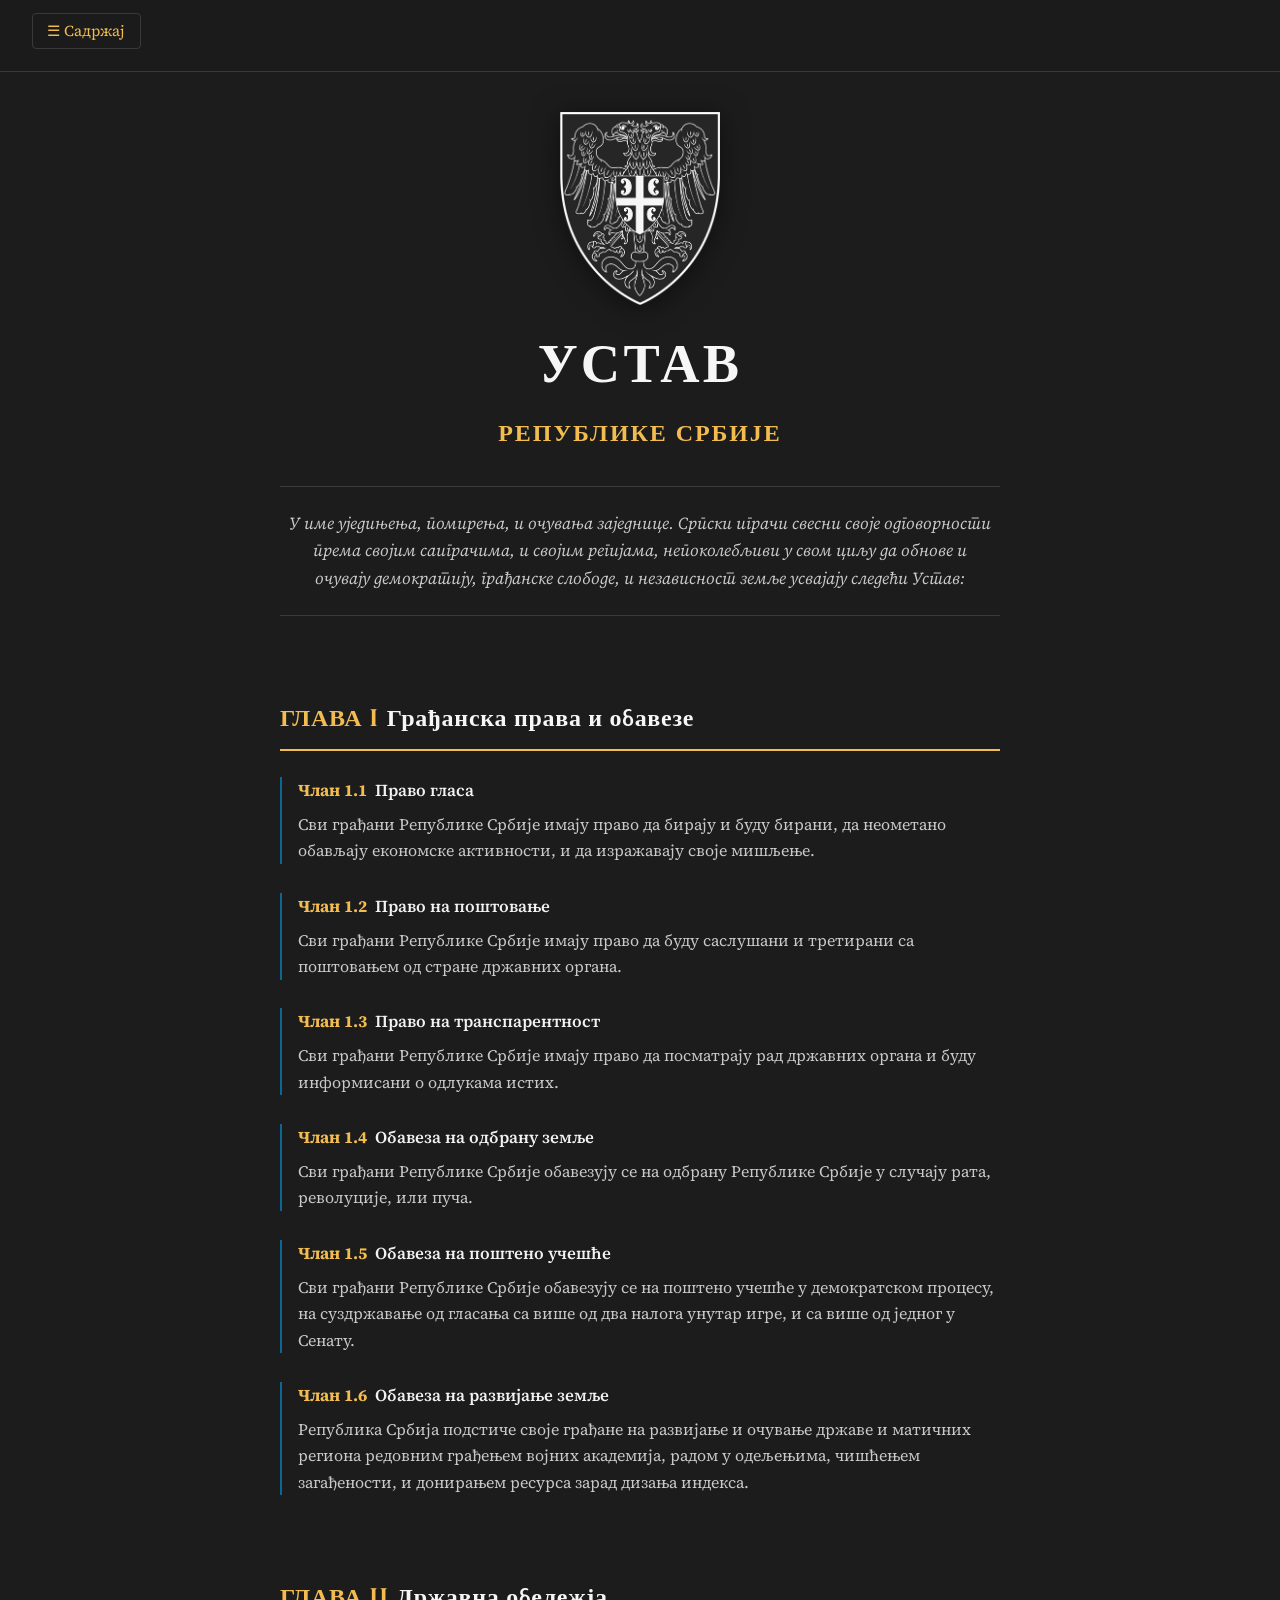
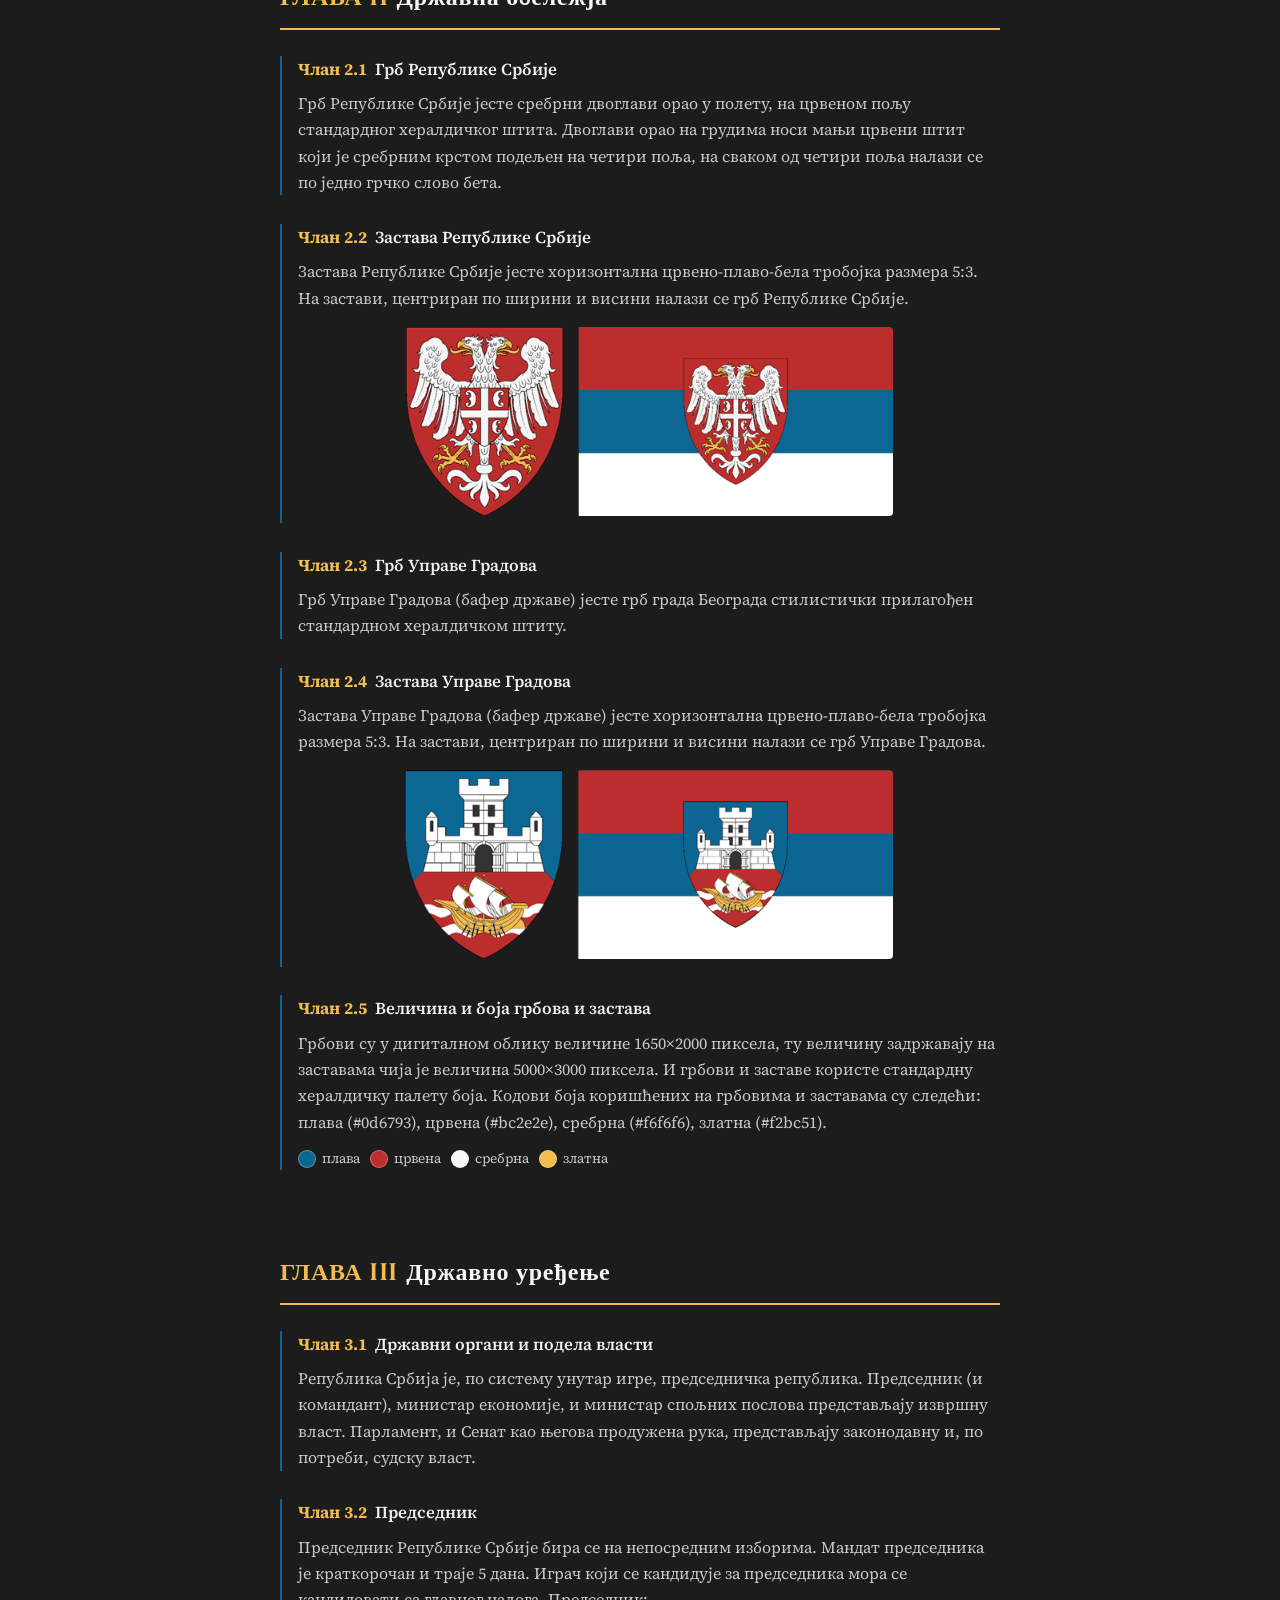
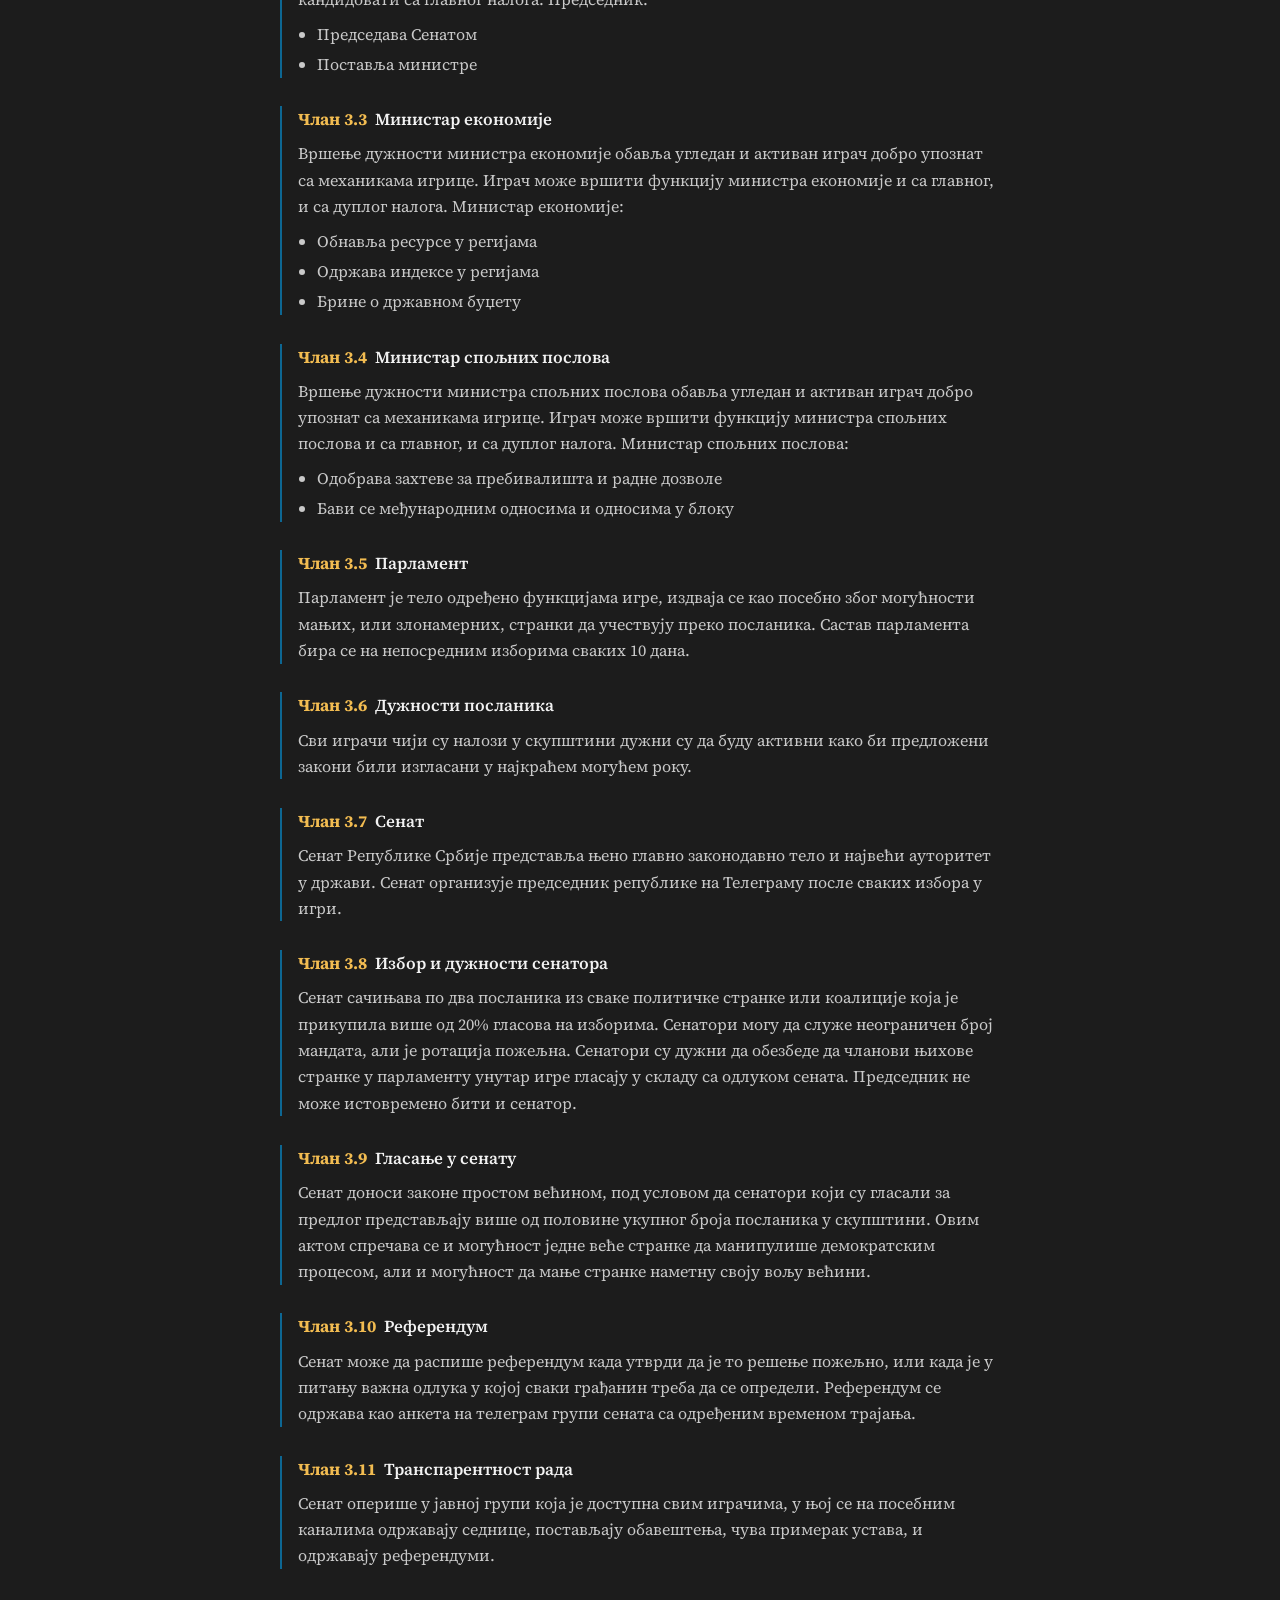
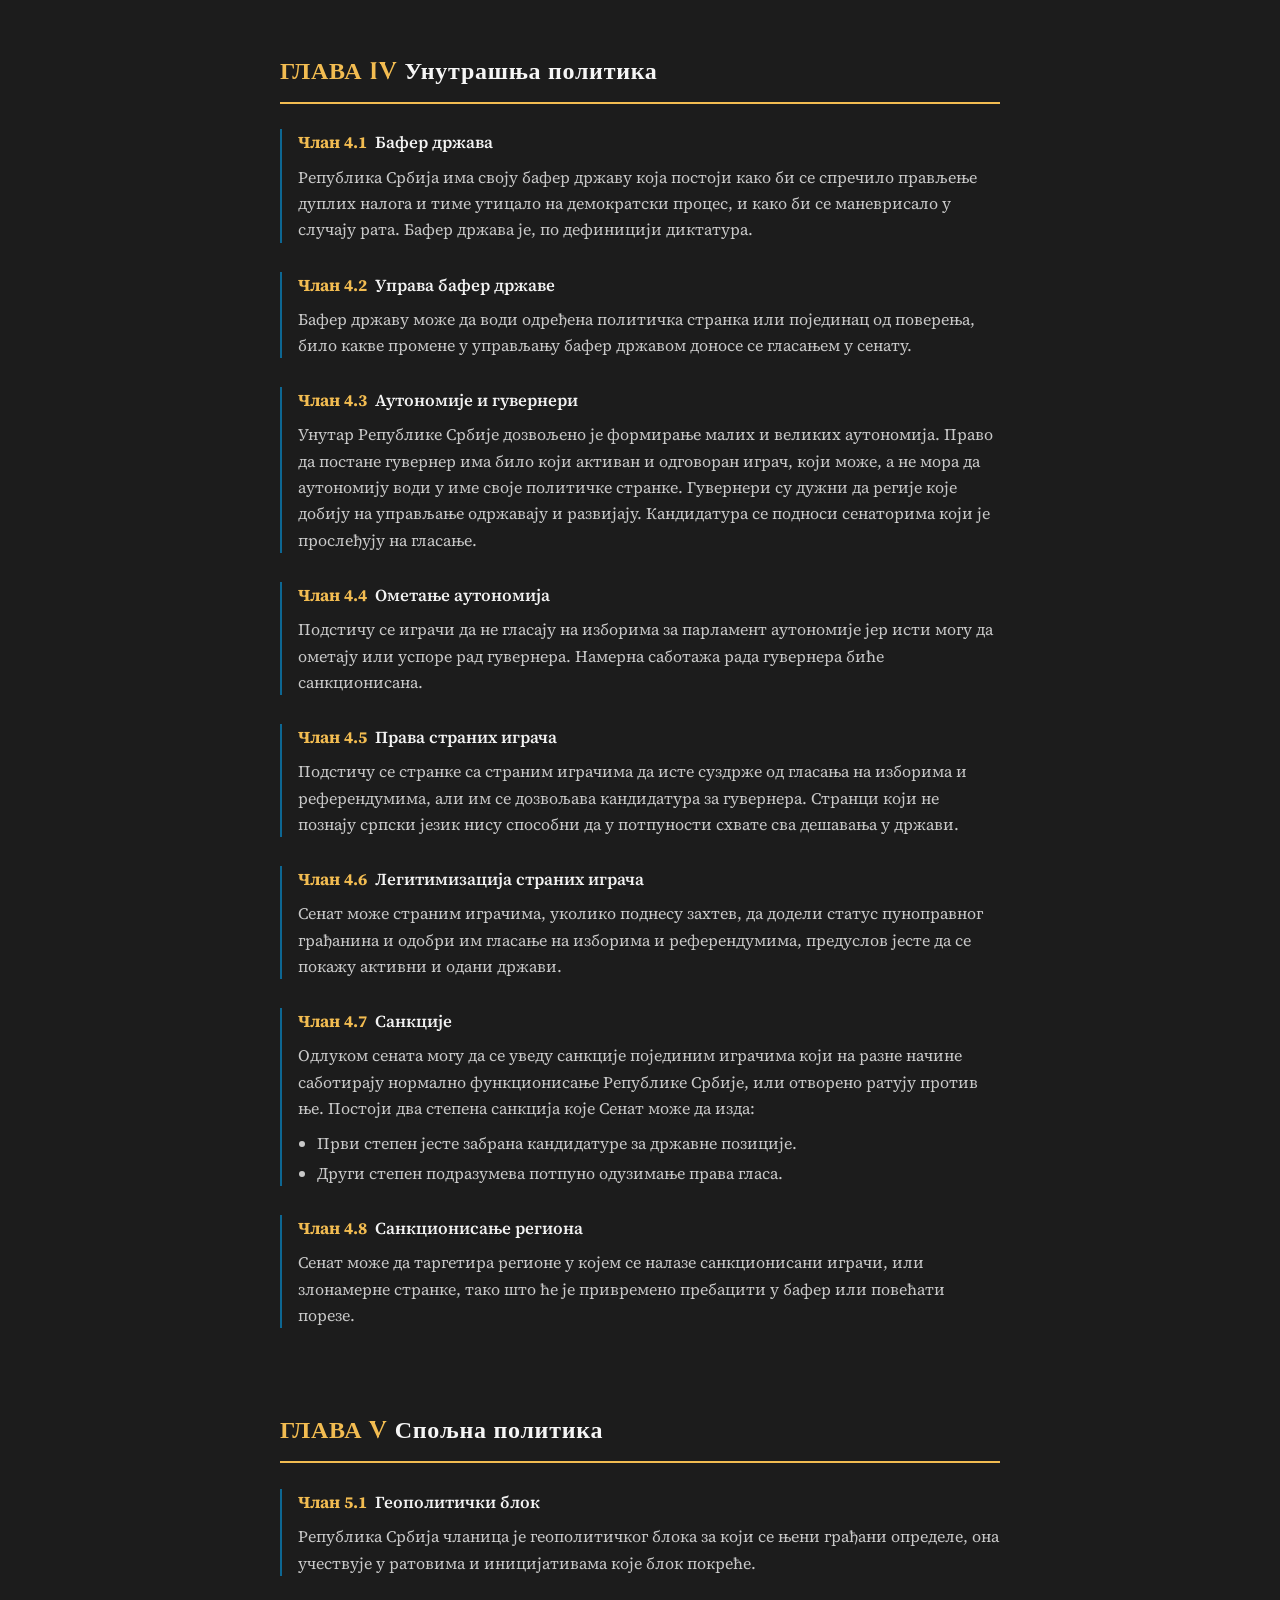
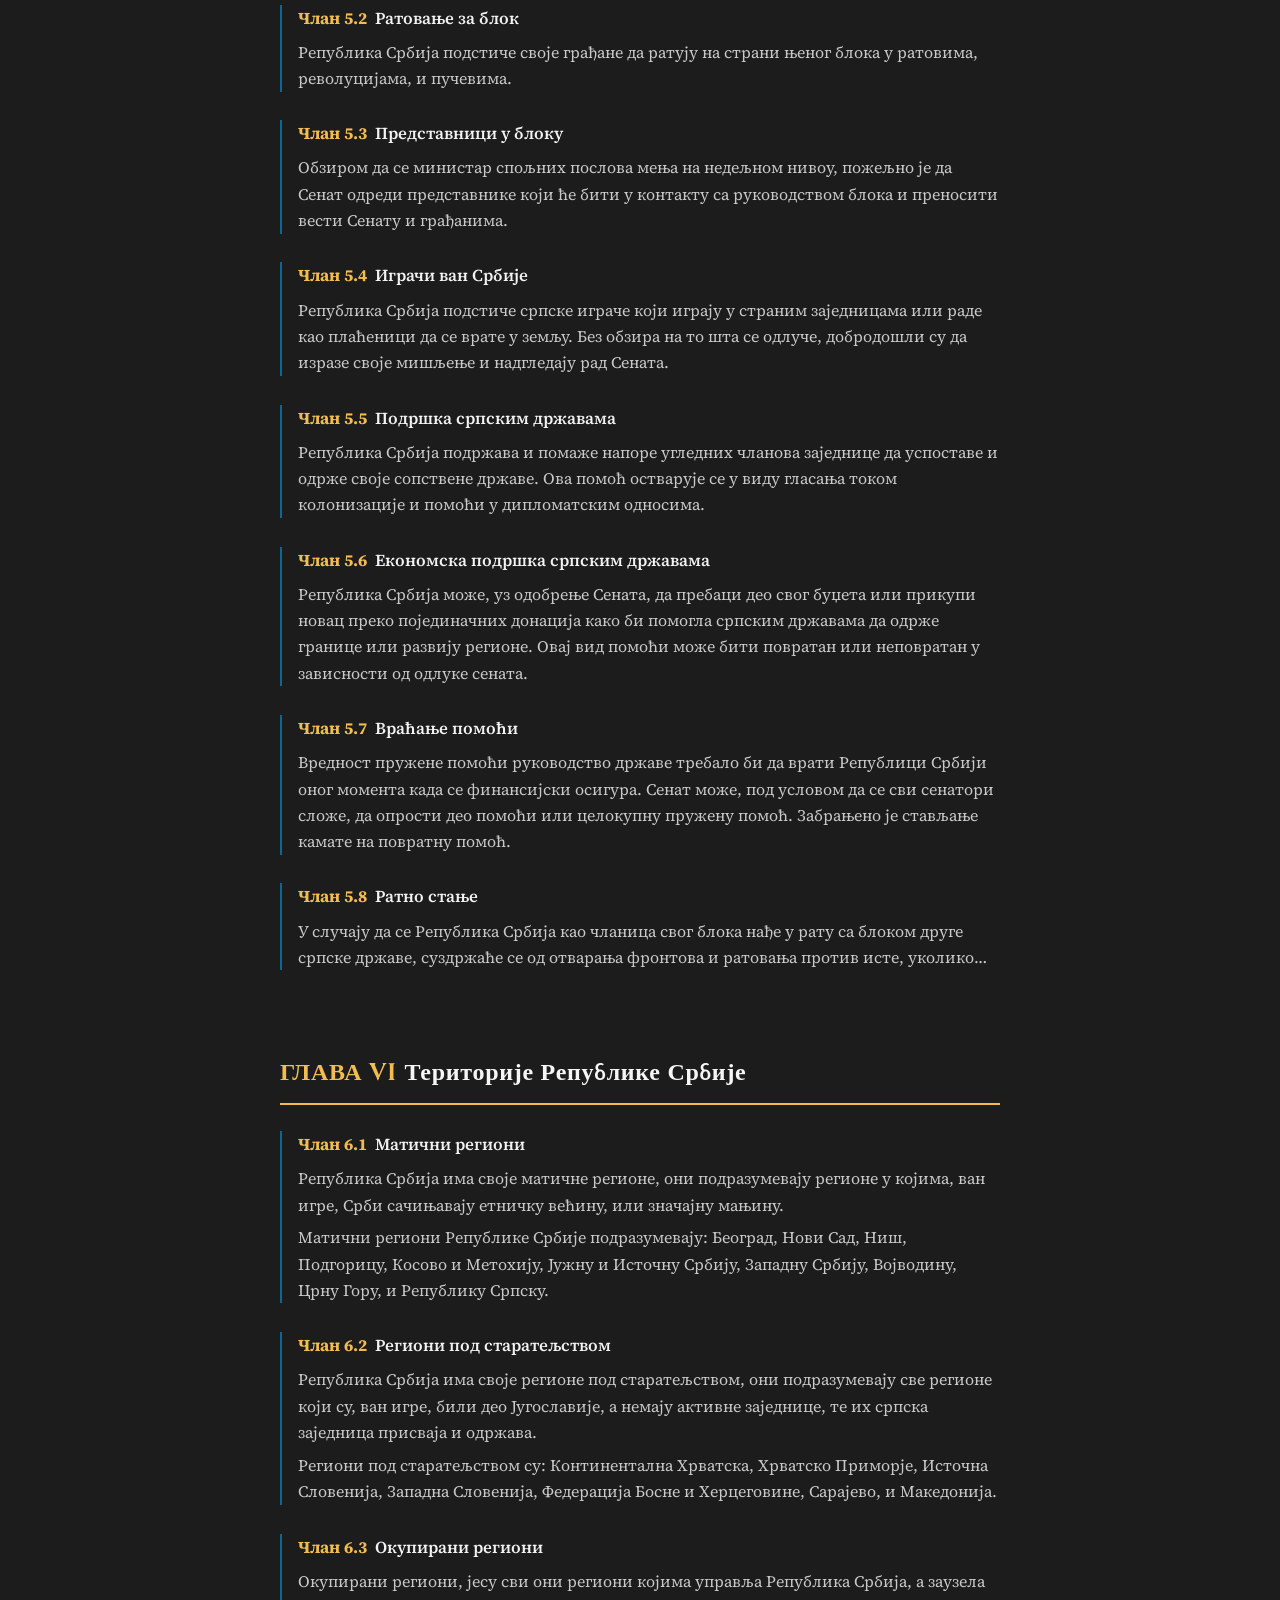
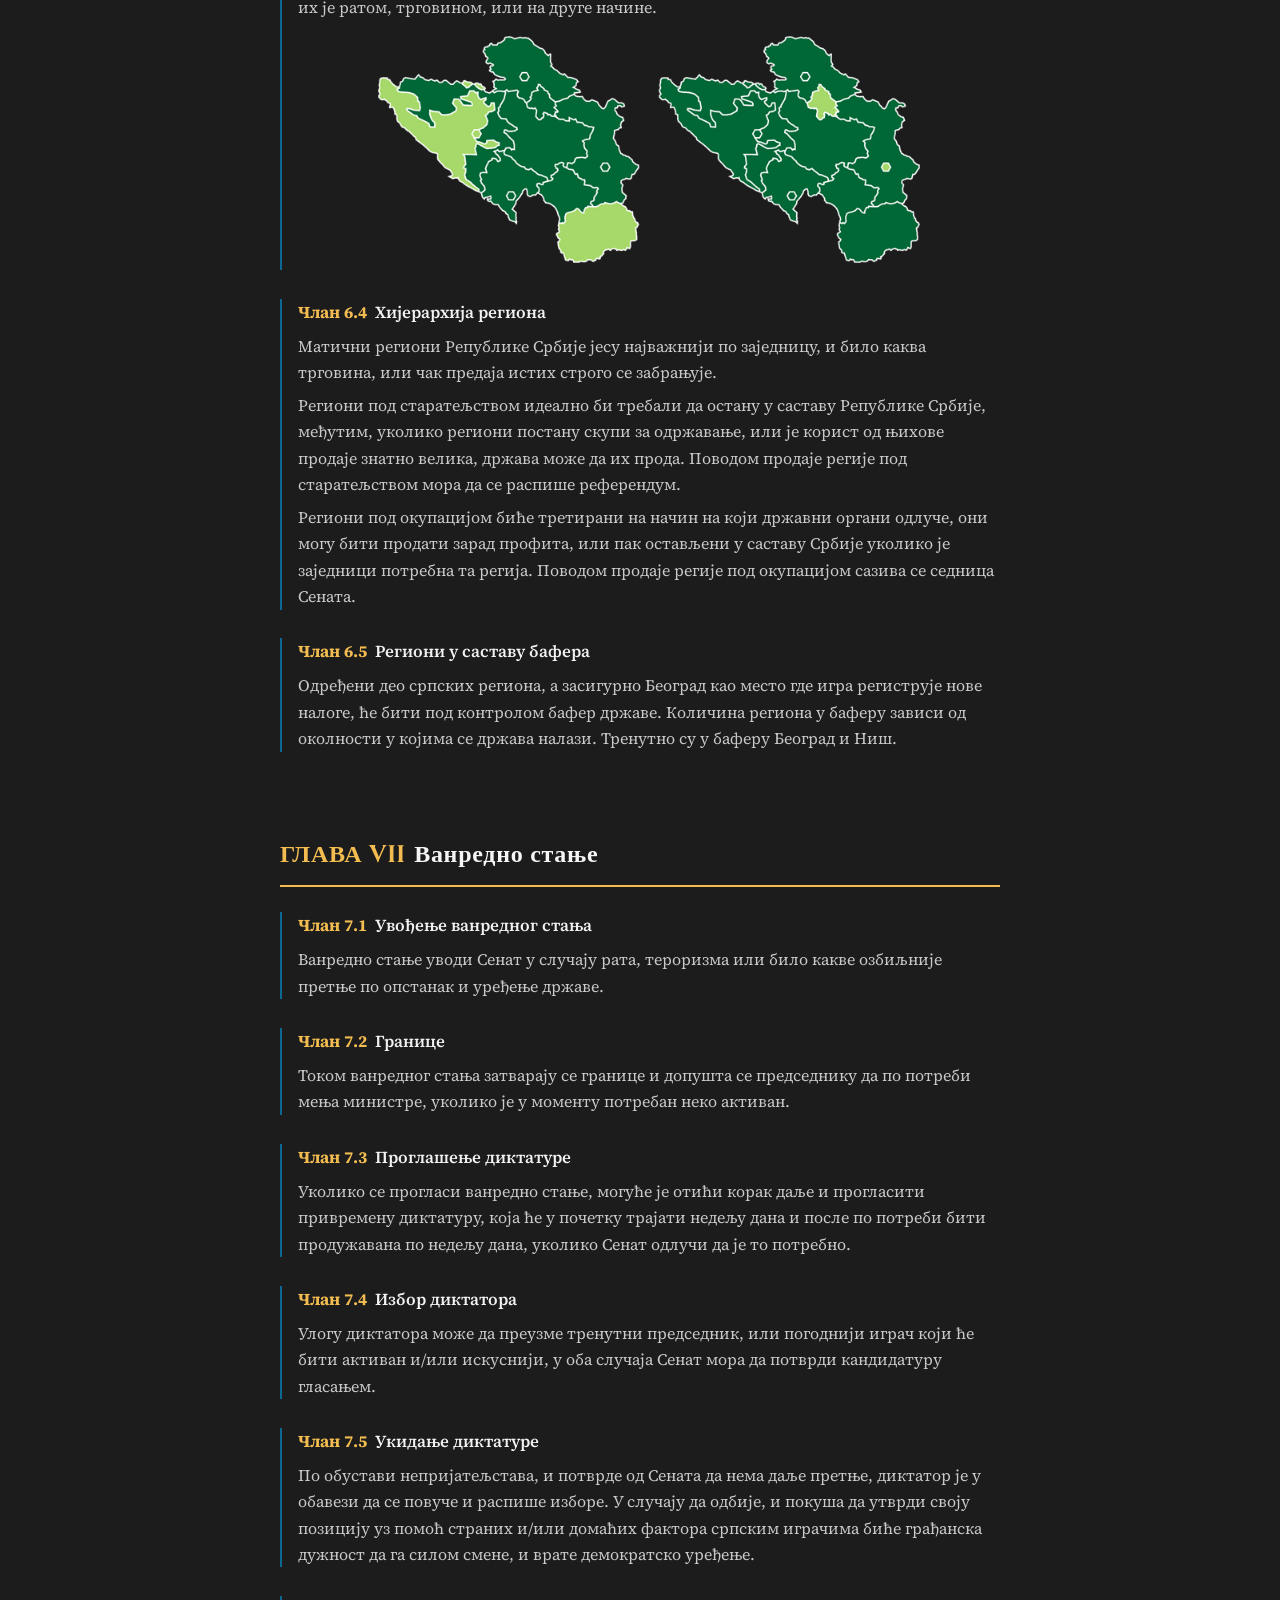
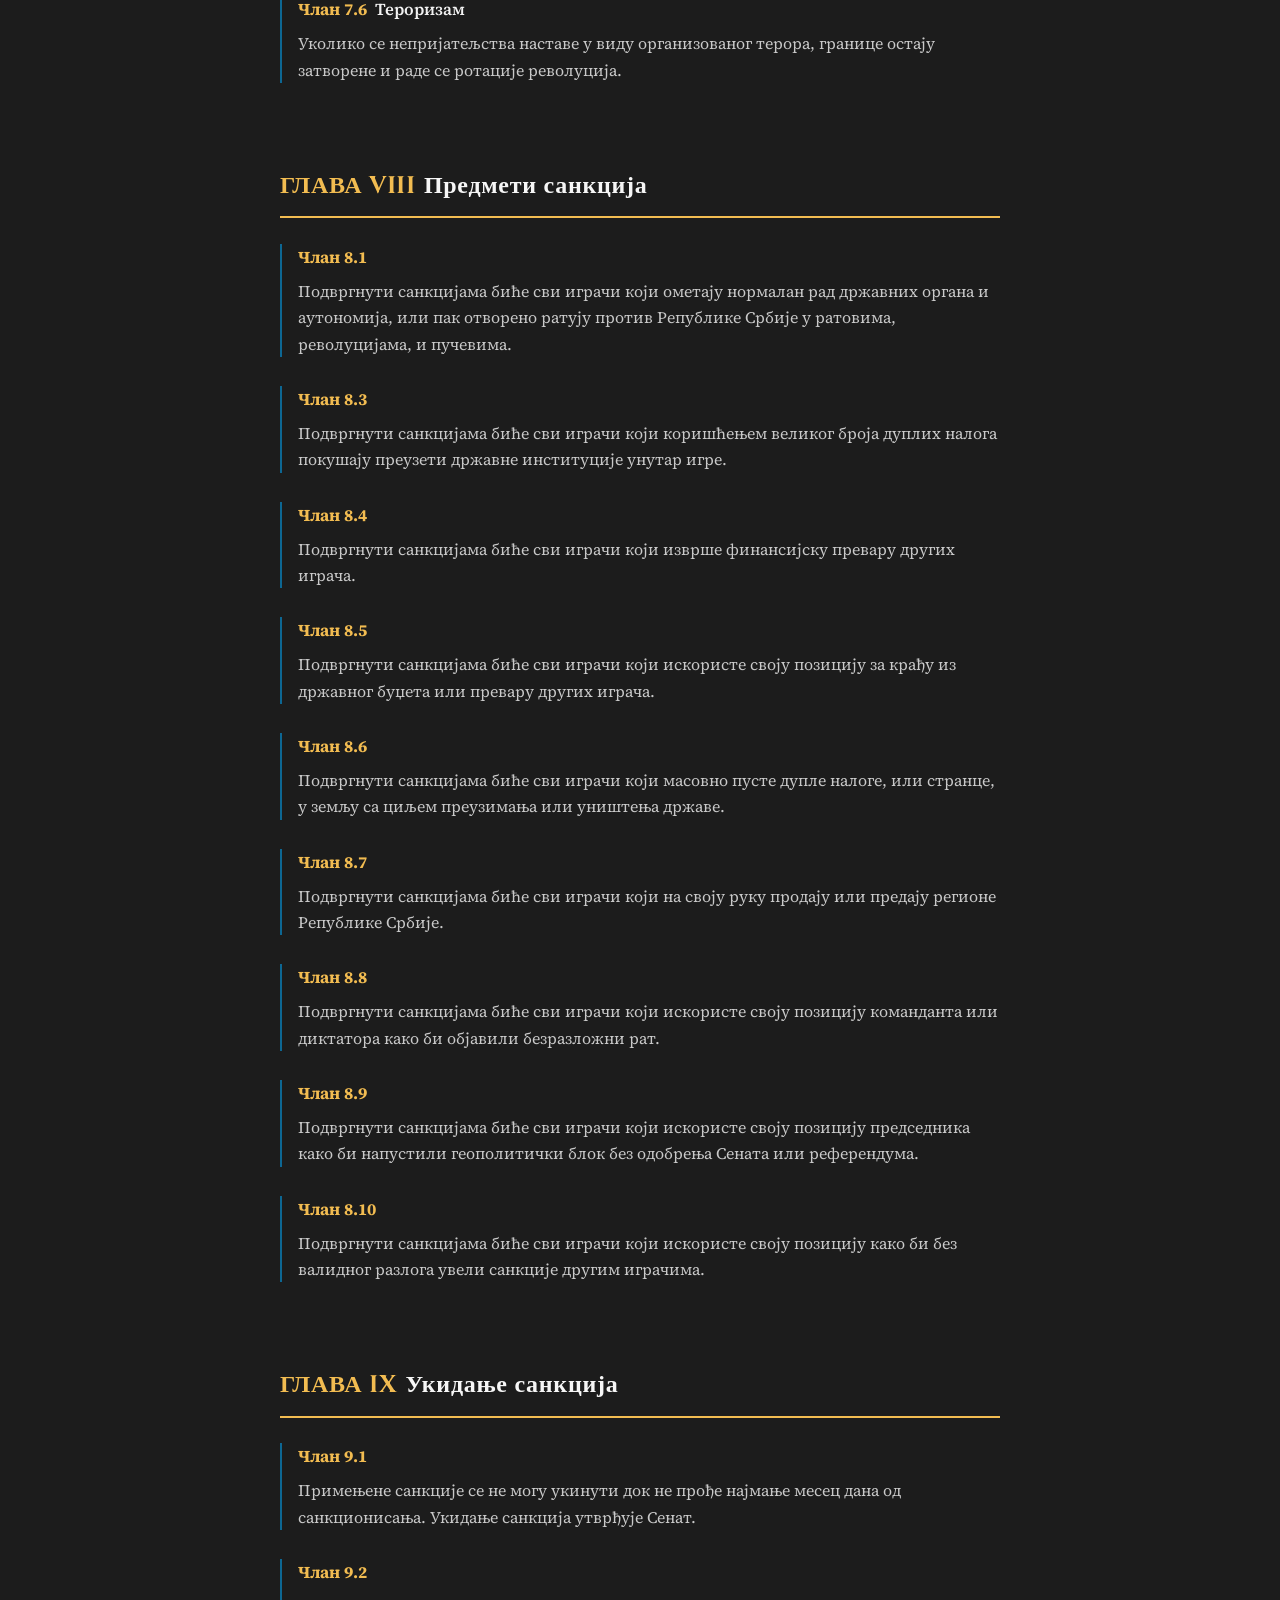
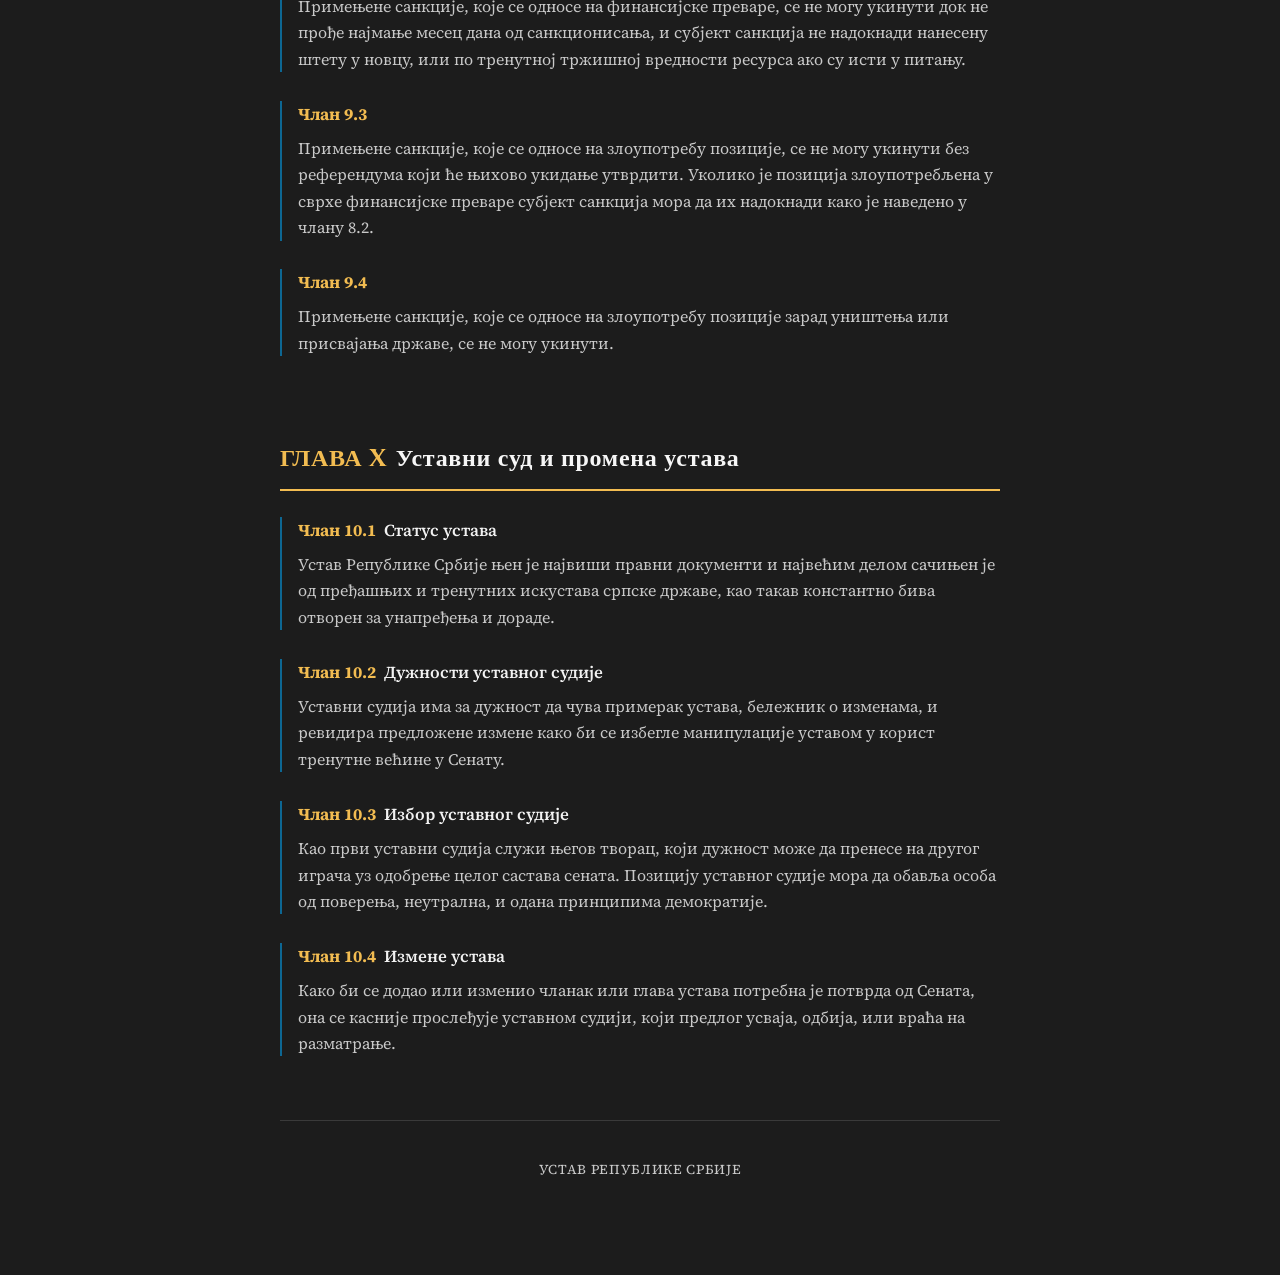
<file: index.html>
<!DOCTYPE html>
<html lang="sr">
<head>
<meta charset="UTF-8">
<meta name="viewport" content="width=device-width, initial-scale=1.0">
<title>Устав Републике Србије</title>
<meta name="description" content="Устав Републике Србије — грб, застава, државно уређење и територије.">
<link rel="icon" href="images/image001.png">
<link rel="stylesheet" href="styles.css">
</head>
<body>

<nav class="toc-nav" aria-label="Садржај">
  <button class="toc-toggle" id="tocToggle" aria-expanded="false" aria-controls="tocList">☰ Садржај</button>
  <ul class="toc-list" id="tocList">
    <li><a href="#glava-i">I — Грађанска права и обавезе</a></li>
    <li><a href="#glava-ii">II — Државна обележја</a></li>
    <li><a href="#glava-iii">III — Државно уређење</a></li>
    <li><a href="#glava-iv">IV — Унутрашња политика</a></li>
    <li><a href="#glava-v">V — Спољна политика</a></li>
    <li><a href="#glava-vi">VI — Територије Републике Србије</a></li>
    <li><a href="#glava-vii">VII — Ванредно стање</a></li>
    <li><a href="#glava-viii">VIII — Предмети санкција</a></li>
    <li><a href="#glava-ix">IX — Укидање санкција</a></li>
    <li><a href="#glava-x">X — Уставни суд и промена устава</a></li>
  </ul>
</nav>

<main class="doc">

  <div class="hero-emblem"><img src="images/image001.png" alt="Грб Републике Србије" width="263" height="318"></div>
  <header class="doc-header">
    <h1 class="doc-title">УСТАВ</h1>
    <p class="doc-subtitle">РЕПУБЛИКЕ СРБИЈЕ</p>
  </header>
  <p class="preamble">У име уједињења, помирења, и очувања заједнице. Српски играчи свесни своје одговорности према својим саиграчима, и својим регијама, непоколебљиви у свом циљу да обнове и очувају демократију, грађанске слободе, и независност земље усвајају следећи Устав:</p>

  <section class="chapter" id="glava-i">
    <h1><span class="chapter-num">ГЛАВА I</span><span class="chapter-title">Грађанска права и обавезе</span></h1>
    <article class="member">
      <h2><span class="member-num">Члан 1.1</span><span class="member-title">Право гласа</span></h2>
      <p>Сви грађани Републике Србије имају право да бирају и буду бирани, да неометано обављају економске активности, и да изражавају своје мишљење.</p>
    </article>
    <article class="member">
      <h2><span class="member-num">Члан 1.2</span><span class="member-title">Право на поштовање</span></h2>
      <p>Сви грађани Републике Србије имају право да буду саслушани и третирани са поштовањем од стране државних органа.</p>
    </article>
    <article class="member">
      <h2><span class="member-num">Члан 1.3</span><span class="member-title">Право на транспарентност</span></h2>
      <p>Сви грађани Републике Србије имају право да посматрају рад државних органа и буду информисани о одлукама истих.</p>
    </article>
    <article class="member">
      <h2><span class="member-num">Члан 1.4</span><span class="member-title">Обавеза на одбрану земље</span></h2>
      <p>Сви грађани Републике Србије обавезују се на одбрану Републике Србије у случају рата, револуције, или пуча.</p>
    </article>
    <article class="member">
      <h2><span class="member-num">Члан 1.5</span><span class="member-title">Обавеза на поштено учешће</span></h2>
      <p>Сви грађани Републике Србије обавезују се на поштено учешће у демократском процесу, на суздржавање од гласања са више од два налога унутар игре, и са више од једног у Сенату.</p>
    </article>
    <article class="member">
      <h2><span class="member-num">Члан 1.6</span><span class="member-title">Обавеза на развијање земље</span></h2>
      <p>Република Србија подстиче своје грађане на развијање и очување државе и матичних региона редовним грађењем војних академија, радом у одељењима, чишћењем загађености, и донирањем ресурса зарад дизања индекса.</p>
    </article>
  </section>

  <section class="chapter" id="glava-ii">
    <h1><span class="chapter-num">ГЛАВА II</span><span class="chapter-title">Државна обележја</span></h1>
    <article class="member">
      <h2><span class="member-num">Члан 2.1</span><span class="member-title">Грб Републике Србије</span></h2>
      <p>Грб Републике Србије јесте сребрни двоглави орао у полету, на црвеном пољу стандардног хералдичког штита. Двоглави орао на грудима носи мањи црвени штит који је сребрним крстом подељен на четири поља, на сваком од четири поља налази се по једно грчко слово бета.</p>
    </article>
    <article class="member">
      <h2><span class="member-num">Члан 2.2</span><span class="member-title">Застава Републике Србије</span></h2>
      <p>Застава Републике Србије јесте хоризонтална црвено-плаво-бела тробојка размера 5:3. На застави, центриран по ширини и висини налази се грб Републике Србије.</p>
      <figure class="doc-image"><img src="images/image002.png" alt="Застава Републике Србије" width="487" height="189" loading="lazy"></figure>
    </article>
    <article class="member">
      <h2><span class="member-num">Члан 2.3</span><span class="member-title">Грб Управе Градова</span></h2>
      <p>Грб Управе Градова (бафер државе) јесте грб града Београда стилистички прилагођен стандардном хералдичком штиту.</p>
    </article>
    <article class="member">
      <h2><span class="member-num">Члан 2.4</span><span class="member-title">Застава Управе Градова</span></h2>
      <p>Застава Управе Градова (бафер државе) јесте хоризонтална црвено-плаво-бела тробојка размера 5:3. На застави, центриран по ширини и висини налази се грб Управе Градова.</p>
      <figure class="doc-image"><img src="images/image003.png" alt="Застава Управе Градова" width="488" height="189" loading="lazy"></figure>
    </article>
    <article class="member">
      <h2><span class="member-num">Члан 2.5</span><span class="member-title">Величина и боја грбова и застава</span></h2>
      <p>Грбови су у дигиталном облику величине 1650×2000 пиксела, ту величину задржавају на заставама чија је величина 5000×3000 пиксела. И грбови и заставе користе стандардну хералдичку палету боја. Кодови боја коришћених на грбовима и заставама су следећи: плава (#0d6793), црвена (#bc2e2e), сребрна (#f6f6f6), златна (#f2bc51).</p>
      <ul class="swatches" aria-hidden="true">
        <li style="--sw:#0d6793">плава</li>
        <li style="--sw:#bc2e2e">црвена</li>
        <li style="--sw:#f6f6f6">сребрна</li>
        <li style="--sw:#f2bc51">златна</li>
      </ul>
    </article>
  </section>

  <section class="chapter" id="glava-iii">
    <h1><span class="chapter-num">ГЛАВА III</span><span class="chapter-title">Државно уређење</span></h1>
    <article class="member">
      <h2><span class="member-num">Члан 3.1</span><span class="member-title">Државни органи и подела власти</span></h2>
      <p>Република Србија је, по систему унутар игре, председничка република. Председник (и командант), министар економије, и министар спољних послова представљају извршну власт. Парламент, и Сенат као његова продужена рука, представљају законодавну и, по потреби, судску власт.</p>
    </article>
    <article class="member">
      <h2><span class="member-num">Члан 3.2</span><span class="member-title">Председник</span></h2>
      <p>Председник Републике Србије бира се на непосредним изборима. Мандат председника је краткорочан и траје 5 дана. Играч који се кандидује за председника мора се кандидовати са главног налога. Председник:</p>
      <ul class="member-list">
        <li>Председава Сенатом</li>
        <li>Поставља министре</li>
      </ul>
    </article>
    <article class="member">
      <h2><span class="member-num">Члан 3.3</span><span class="member-title">Министар економије</span></h2>
      <p>Вршење дужности министра економије обавља угледан и активан играч добро упознат са механикама игрице. Играч може вршити функцију министра економије и са главног, и са дуплог налога. Министар економије:</p>
      <ul class="member-list">
        <li>Обнавља ресурсе у регијама</li>
        <li>Одржава индексе у регијама</li>
        <li>Брине о државном буџету</li>
      </ul>
    </article>
    <article class="member">
      <h2><span class="member-num">Члан 3.4</span><span class="member-title">Министар спољних послова</span></h2>
      <p>Вршење дужности министра спољних послова обавља угледан и активан играч добро упознат са механикама игрице. Играч може вршити функцију министра спољних послова и са главног, и са дуплог налога. Министар спољних послова:</p>
      <ul class="member-list">
        <li>Одобрава захтеве за пребивалишта и радне дозволе</li>
        <li>Бави се међународним односима и односима у блоку</li>
      </ul>
    </article>
    <article class="member">
      <h2><span class="member-num">Члан 3.5</span><span class="member-title">Парламент</span></h2>
      <p>Парламент је тело одређено функцијама игре, издваја се као посебно због могућности мањих, или злонамерних, странки да учествују преко посланика. Састав парламента бира се на непосредним изборима сваких 10 дана.</p>
    </article>
    <article class="member">
      <h2><span class="member-num">Члан 3.6</span><span class="member-title">Дужности посланика</span></h2>
      <p>Сви играчи чији су налози у скупштини дужни су да буду активни како би предложени закони били изгласани у најкраћем могућем року.</p>
    </article>
    <article class="member">
      <h2><span class="member-num">Члан 3.7</span><span class="member-title">Сенат</span></h2>
      <p>Сенат Републике Србије представља њено главно законодавно тело и највећи ауторитет у држави. Сенат организује председник републике на Телеграму после сваких избора у игри.</p>
    </article>
    <article class="member">
      <h2><span class="member-num">Члан 3.8</span><span class="member-title">Избор и дужности сенатора</span></h2>
      <p>Сенат сачињава по два посланика из сваке политичке странке или коалиције која је прикупила више од 20% гласова на изборима. Сенатори могу да служе неограничен број мандата, али је ротација пожељна. Сенатори су дужни да обезбеде да чланови њихове странке у парламенту унутар игре гласају у складу са одлуком сената. Председник не може истовремено бити и сенатор.</p>
    </article>
    <article class="member">
      <h2><span class="member-num">Члан 3.9</span><span class="member-title">Гласање у сенату</span></h2>
      <p>Сенат доноси законе простом већином, под условом да сенатори који су гласали за предлог представљају више од половине укупног броја посланика у скупштини. Овим актом спречава се и могућност једне веће странке да манипулише демократским процесом, али и могућност да мање странке наметну своју вољу већини.</p>
    </article>
    <article class="member">
      <h2><span class="member-num">Члан 3.10</span><span class="member-title">Референдум</span></h2>
      <p>Сенат може да распише референдум када утврди да је то решење пожељно, или када је у питању важна одлука у којој сваки грађанин треба да се определи. Референдум се одржава као анкета на телеграм групи сената са одређеним временом трајања.</p>
    </article>
    <article class="member">
      <h2><span class="member-num">Члан 3.11</span><span class="member-title">Транспарентност рада</span></h2>
      <p>Сенат оперише у јавној групи која је доступна свим играчима, у њој се на посебним каналима одржавају седнице, постављају обавештења, чува примерак устава, и одржавају референдуми.</p>
    </article>
  </section>

  <section class="chapter" id="glava-iv">
    <h1><span class="chapter-num">ГЛАВА IV</span><span class="chapter-title">Унутрашња политика</span></h1>
    <article class="member">
      <h2><span class="member-num">Члан 4.1</span><span class="member-title">Бафер држава</span></h2>
      <p>Република Србија има своју бафер државу која постоји како би се спречило прављење дуплих налога и тиме утицало на демократски процес, и како би се маневрисало у случају рата. Бафер држава је, по дефиницији диктатура.</p>
    </article>
    <article class="member">
      <h2><span class="member-num">Члан 4.2</span><span class="member-title">Управа бафер државе</span></h2>
      <p>Бафер државу може да води одређена политичка странка или појединац од поверења, било какве промене у управљању бафер државом доносе се гласањем у сенату.</p>
    </article>
    <article class="member">
      <h2><span class="member-num">Члан 4.3</span><span class="member-title">Аутономије и гувернери</span></h2>
      <p>Унутар Републике Србије дозвољено је формирање малих и великих аутономија. Право да постане гувернер има било који активан и одговоран играч, који може, а не мора да аутономију води у име своје политичке странке. Гувернери су дужни да регије које добију на управљање одржавају и развијају. Кандидатура се подноси сенаторима који је прослеђују на гласање.</p>
    </article>
    <article class="member">
      <h2><span class="member-num">Члан 4.4</span><span class="member-title">Ометање аутономија</span></h2>
      <p>Подстичу се играчи да не гласају на изборима за парламент аутономије јер исти могу да ометају или успоре рад гувернера. Намерна саботажа рада гувернера биће санкционисана.</p>
    </article>
    <article class="member">
      <h2><span class="member-num">Члан 4.5</span><span class="member-title">Права страних играча</span></h2>
      <p>Подстичу се странке са страним играчима да исте суздрже од гласања на изборима и референдумима, али им се дозвољава кандидатура за гувернера. Странци који не познају српски језик нису способни да у потпуности схвате сва дешавања у држави.</p>
    </article>
    <article class="member">
      <h2><span class="member-num">Члан 4.6</span><span class="member-title">Легитимизација страних играча</span></h2>
      <p>Сенат може страним играчима, уколико поднесу захтев, да додели статус пуноправног грађанина и одобри им гласање на изборима и референдумима, предуслов јесте да се покажу активни и одани држави.</p>
    </article>
    <article class="member">
      <h2><span class="member-num">Члан 4.7</span><span class="member-title">Санкције</span></h2>
      <p>Одлуком сената могу да се уведу санкције појединим играчима који на разне начине саботирају нормално функционисање Републике Србије, или отворено ратују против ње. Постоји два степена санкција које Сенат може да изда:</p>
      <ul class="member-list">
        <li>Први степен јесте забрана кандидатуре за државне позиције.</li>
        <li>Други степен подразумева потпуно одузимање права гласа.</li>
      </ul>
    </article>
    <article class="member">
      <h2><span class="member-num">Члан 4.8</span><span class="member-title">Санкционисање региона</span></h2>
      <p>Сенат може да таргетира регионе у којем се налазе санкционисани играчи, или злонамерне странке, тако што ће је привремено пребацити у бафер или повећати порезе.</p>
    </article>
  </section>

  <section class="chapter" id="glava-v">
    <h1><span class="chapter-num">ГЛАВА V</span><span class="chapter-title">Спољна политика</span></h1>
    <article class="member">
      <h2><span class="member-num">Члан 5.1</span><span class="member-title">Геополитички блок</span></h2>
      <p>Република Србија чланица је геополитичког блока за који се њени грађани определе, она учествује у ратовима и иницијативама које блок покреће.</p>
    </article>
    <article class="member">
      <h2><span class="member-num">Члан 5.2</span><span class="member-title">Ратовање за блок</span></h2>
      <p>Република Србија подстиче своје грађане да ратују на страни њеног блока у ратовима, револуцијама, и пучевима.</p>
    </article>
    <article class="member">
      <h2><span class="member-num">Члан 5.3</span><span class="member-title">Представници у блоку</span></h2>
      <p>Обзиром да се министар спољних послова мења на недељном нивоу, пожељно је да Сенат одреди представнике који ће бити у контакту са руководством блока и преносити вести Сенату и грађанима.</p>
    </article>
    <article class="member">
      <h2><span class="member-num">Члан 5.4</span><span class="member-title">Играчи ван Србије</span></h2>
      <p>Република Србија подстиче српске играче који играју у страним заједницама или раде као плаћеници да се врате у земљу. Без обзира на то шта се одлуче, добродошли су да изразе своје мишљење и надгледају рад Сената.</p>
    </article>
    <article class="member">
      <h2><span class="member-num">Члан 5.5</span><span class="member-title">Подршка српским државама</span></h2>
      <p>Република Србија подржава и помаже напоре угледних чланова заједнице да успоставе и одрже своје сопствене државе. Ова помоћ остварује се у виду гласања током колонизације и помоћи у дипломатским односима.</p>
    </article>
    <article class="member">
      <h2><span class="member-num">Члан 5.6</span><span class="member-title">Економска подршка српским државама</span></h2>
      <p>Република Србија може, уз одобрење Сената, да пребаци део свог буџета или прикупи новац преко појединачних донација како би помогла српским државама да одрже границе или развију регионе. Овај вид помоћи може бити повратан или неповратан у зависности од одлуке сената.</p>
    </article>
    <article class="member">
      <h2><span class="member-num">Члан 5.7</span><span class="member-title">Враћање помоћи</span></h2>
      <p>Вредност пружене помоћи руководство државе требало би да врати Републици Србији оног момента када се финансијски осигура. Сенат може, под условом да се сви сенатори сложе, да опрости део помоћи или целокупну пружену помоћ. Забрањено је стављање камате на повратну помоћ.</p>
    </article>
    <article class="member">
      <h2><span class="member-num">Члан 5.8</span><span class="member-title">Ратно стање</span></h2>
      <p>У случају да се Република Србија као чланица свог блока нађе у рату са блоком друге српске државе, суздржаће се од отварања фронтова и ратовања против исте, уколико…</p>
    </article>
  </section>

  <section class="chapter" id="glava-vi">
    <h1><span class="chapter-num">ГЛАВА VI</span><span class="chapter-title">Територије Републике Србије</span></h1>
    <article class="member">
      <h2><span class="member-num">Члан 6.1</span><span class="member-title">Матични региони</span></h2>
      <p>Република Србија има своје матичне регионе, они подразумевају регионе у којима, ван игре, Срби сачињавају етничку већину, или значајну мањину.</p>
      <p>Матични региони Републике Србије подразумевају: Београд, Нови Сад, Ниш, Подгорицу, Косово и Метохију, Јужну и Источну Србију, Западну Србију, Војводину, Црну Гору, и Републику Српску.</p>
    </article>
    <article class="member">
      <h2><span class="member-num">Члан 6.2</span><span class="member-title">Региони под старатељством</span></h2>
      <p>Република Србија има своје регионе под старатељством, они подразумевају све регионе који су, ван игре, били део Југославије, а немају активне заједнице, те их српска заједница присваја и одржава.</p>
      <p>Региони под старатељством су: Континентална Хрватска, Хрватско Приморје, Источна Словенија, Западна Словенија, Федерација Босне и Херцеговине, Сарајево, и Македонија.</p>
    </article>
    <article class="member">
      <h2><span class="member-num">Члан 6.3</span><span class="member-title">Окупирани региони</span></h2>
      <p>Окупирани региони, јесу сви они региони којима управља Република Србија, а заузела их је ратом, трговином, или на друге начине.</p>
      <figure class="doc-image"><img src="images/image004.png" alt="Мапа матичних региона Републике Србије" width="542" height="226" loading="lazy"></figure>
    </article>
    <article class="member">
      <h2><span class="member-num">Члан 6.4</span><span class="member-title">Хијерархија региона</span></h2>
      <p>Матични региони Републике Србије јесу најважнији по заједницу, и било каква трговина, или чак предаја истих строго се забрањује.</p>
      <p>Региони под старатељством идеално би требали да остану у саставу Републике Србије, међутим, уколико региони постану скупи за одржавање, или је корист од њихове продаје знатно велика, држава може да их прода. Поводом продаје регије под старатељством мора да се распише референдум.</p>
      <p>Региони под окупацијом биће третирани на начин на који државни органи одлуче, они могу бити продати зарад профита, или пак остављени у саставу Србије уколико је заједници потребна та регија. Поводом продаје регије под окупацијом сазива се седница Сената.</p>
    </article>
    <article class="member">
      <h2><span class="member-num">Члан 6.5</span><span class="member-title">Региони у саставу бафера</span></h2>
      <p>Одређени део српских региона, а засигурно Београд као место где игра региструје нове налоге, ће бити под контролом бафер државе. Количина региона у баферу зависи од околности у којима се држава налази. Тренутно су у баферу Београд и Ниш.</p>
    </article>
  </section>

  <section class="chapter" id="glava-vii">
    <h1><span class="chapter-num">ГЛАВА VII</span><span class="chapter-title">Ванредно стање</span></h1>
    <article class="member">
      <h2><span class="member-num">Члан 7.1</span><span class="member-title">Увођење ванредног стања</span></h2>
      <p>Ванредно стање уводи Сенат у случају рата, тероризма или било какве озбиљније претње по опстанак и уређење државе.</p>
    </article>
    <article class="member">
      <h2><span class="member-num">Члан 7.2</span><span class="member-title">Границе</span></h2>
      <p>Током ванредног стања затварају се границе и допушта се председнику да по потреби мења министре, уколико је у моменту потребан неко активан.</p>
    </article>
    <article class="member">
      <h2><span class="member-num">Члан 7.3</span><span class="member-title">Проглашење диктатуре</span></h2>
      <p>Уколико се прогласи ванредно стање, могуће је отићи корак даље и прогласити привремену диктатуру, која ће у почетку трајати недељу дана и после по потреби бити продужавана по недељу дана, уколико Сенат одлучи да је то потребно.</p>
    </article>
    <article class="member">
      <h2><span class="member-num">Члан 7.4</span><span class="member-title">Избор диктатора</span></h2>
      <p>Улогу диктатора може да преузме тренутни председник, или погоднији играч који ће бити активан и/или искуснији, у оба случаја Сенат мора да потврди кандидатуру гласањем.</p>
    </article>
    <article class="member">
      <h2><span class="member-num">Члан 7.5</span><span class="member-title">Укидање диктатуре</span></h2>
      <p>По обустави непријатељстава, и потврде од Сената да нема даље претње, диктатор је у обавези да се повуче и распише изборе. У случају да одбије, и покуша да утврди своју позицију уз помоћ страних и/или домаћих фактора српским играчима биће грађанска дужност да га силом смене, и врате демократско уређење.</p>
    </article>
    <article class="member">
      <h2><span class="member-num">Члан 7.6</span><span class="member-title">Тероризам</span></h2>
      <p>Уколико се непријатељства наставе у виду организованог терора, границе остају затворене и раде се ротације револуција.</p>
    </article>
  </section>

  <section class="chapter" id="glava-viii">
    <h1><span class="chapter-num">ГЛАВА VIII</span><span class="chapter-title">Предмети санкција</span></h1>
    <article class="member">
      <h2><span class="member-num">Члан 8.1</span></h2>
      <p>Подвргнути санкцијама биће сви играчи који ометају нормалан рад државних органа и аутономија, или пак отворено ратују против Републике Србије у ратовима, револуцијама, и пучевима.</p>
    </article>
    <article class="member">
      <h2><span class="member-num">Члан 8.3</span></h2>
      <p>Подвргнути санкцијама биће сви играчи који коришћењем великог броја дуплих налога покушају преузети државне институције унутар игре.</p>
    </article>
    <article class="member">
      <h2><span class="member-num">Члан 8.4</span></h2>
      <p>Подвргнути санкцијама биће сви играчи који изврше финансијску превару других играча.</p>
    </article>
    <article class="member">
      <h2><span class="member-num">Члан 8.5</span></h2>
      <p>Подвргнути санкцијама биће сви играчи који искористе своју позицију за крађу из државног буџета или превару других играча.</p>
    </article>
    <article class="member">
      <h2><span class="member-num">Члан 8.6</span></h2>
      <p>Подвргнути санкцијама биће сви играчи који масовно пусте дупле налоге, или странце, у земљу са циљем преузимања или уништења државе.</p>
    </article>
    <article class="member">
      <h2><span class="member-num">Члан 8.7</span></h2>
      <p>Подвргнути санкцијама биће сви играчи који на своју руку продају или предају регионе Републике Србије.</p>
    </article>
    <article class="member">
      <h2><span class="member-num">Члан 8.8</span></h2>
      <p>Подвргнути санкцијама биће сви играчи који искористе своју позицију команданта или диктатора како би објавили безразложни рат.</p>
    </article>
    <article class="member">
      <h2><span class="member-num">Члан 8.9</span></h2>
      <p>Подвргнути санкцијама биће сви играчи који искористе своју позицију председника како би напустили геополитички блок без одобрења Сената или референдума.</p>
    </article>
    <article class="member">
      <h2><span class="member-num">Члан 8.10</span></h2>
      <p>Подвргнути санкцијама биће сви играчи који искористе своју позицију како би без валидног разлога увели санкције другим играчима.</p>
    </article>
  </section>

  <section class="chapter" id="glava-ix">
    <h1><span class="chapter-num">ГЛАВА IX</span><span class="chapter-title">Укидање санкција</span></h1>
    <article class="member">
      <h2><span class="member-num">Члан 9.1</span></h2>
      <p>Примењене санкције се не могу укинути док не прође најмање месец дана од санкционисања. Укидање санкција утврђује Сенат.</p>
    </article>
    <article class="member">
      <h2><span class="member-num">Члан 9.2</span></h2>
      <p>Примењене санкције, које се односе на финансијске преваре, се не могу укинути док не прође најмање месец дана од санкционисања, и субјект санкција не надокнади нанесену штету у новцу, или по тренутној тржишној вредности ресурса ако су исти у питању.</p>
    </article>
    <article class="member">
      <h2><span class="member-num">Члан 9.3</span></h2>
      <p>Примењене санкције, које се односе на злоупотребу позиције, се не могу укинути без референдума који ће њихово укидање утврдити. Уколико је позиција злоупотребљена у сврхе финансијске преваре субјект санкција мора да их надокнади како је наведено у члану 8.2.</p>
    </article>
    <article class="member">
      <h2><span class="member-num">Члан 9.4</span></h2>
      <p>Примењене санкције, које се односе на злоупотребу позиције зарад уништења или присвајања државе, се не могу укинути.</p>
    </article>
  </section>

  <section class="chapter" id="glava-x">
    <h1><span class="chapter-num">ГЛАВА X</span><span class="chapter-title">Уставни суд и промена устава</span></h1>
    <article class="member">
      <h2><span class="member-num">Члан 10.1</span><span class="member-title">Статус устава</span></h2>
      <p>Устав Републике Србије њен је највиши правни документи и највећим делом сачињен је од пређашњих и тренутних искустава српске државе, као такав константно бива отворен за унапређења и дораде.</p>
    </article>
    <article class="member">
      <h2><span class="member-num">Члан 10.2</span><span class="member-title">Дужности уставног судије</span></h2>
      <p>Уставни судија има за дужност да чува примерак устава, бележник о изменама, и ревидира предложене измене како би се избегле манипулације уставом у корист тренутне већине у Сенату.</p>
    </article>
    <article class="member">
      <h2><span class="member-num">Члан 10.3</span><span class="member-title">Избор уставног судије</span></h2>
      <p>Као први уставни судија служи његов творац, који дужност може да пренесе на другог играча уз одобрење целог састава сената. Позицију уставног судије мора да обавља особа од поверења, неутрална, и одана принципима демократије.</p>
    </article>
    <article class="member">
      <h2><span class="member-num">Члан 10.4</span><span class="member-title">Измене устава</span></h2>
      <p>Како би се додао или изменио чланак или глава устава потребна је потврда од Сената, она се касније прослеђује уставном судији, који предлог усваја, одбија, или враћа на разматрање.</p>
    </article>
  </section>

  <footer class="doc-footer">
    <p>Устав Републике Србије</p>
  </footer>

</main>

<script>
  const tocToggle = document.getElementById('tocToggle');
  const tocList = document.getElementById('tocList');
  tocToggle.addEventListener('click', () => {
    const open = tocList.classList.toggle('open');
    tocToggle.setAttribute('aria-expanded', open);
  });
  tocList.querySelectorAll('a').forEach(a => a.addEventListener('click', () => {
    tocList.classList.remove('open');
    tocToggle.setAttribute('aria-expanded', 'false');
  }));
</script>
</body>
</html>
</file>
<file: styles.css>
@import url('https://fonts.googleapis.com/css2?family=Cinzel:wght@600;700&family=Source+Serif+4:opsz,wght@8..60,400;8..60,600&display=swap');

:root{
  --bg: #1c1c1c;
  --bg-panel: #262626;
  --ink: #f2f2f2;
  --ink-dim: #c9c9c9;
  --blue: #0d6793;
  --red: #bc2e2e;
  --silver: #f6f6f6;
  --gold: #f2bc51;
  --rule: #3a3a3a;
  --max-w: 760px;
}

*{ box-sizing: border-box; }

html{ scroll-behavior: smooth; }

body{
  margin: 0;
  background: var(--bg);
  color: var(--ink);
  font-family: 'Source Serif 4', Georgia, 'Times New Roman', serif;
  line-height: 1.65;
}

/* ---------- Table of contents nav ---------- */
.toc-nav{
  position: sticky;
  top: 0;
  z-index: 10;
  background: rgba(28,28,28,0.92);
  backdrop-filter: blur(6px);
  border-bottom: 1px solid var(--rule);
  padding: 0.6rem 1rem;
}
.toc-toggle{
  background: none;
  border: 1px solid var(--rule);
  color: var(--gold);
  font-family: inherit;
  font-size: 0.95rem;
  padding: 0.4rem 0.9rem;
  border-radius: 4px;
  cursor: pointer;
}
.toc-toggle:hover{ border-color: var(--gold); }
.toc-list{
  list-style: none;
  margin: 0.6rem 0 0;
  padding: 0;
  max-height: 0;
  overflow: hidden;
  transition: max-height 0.25s ease;
}
.toc-list.open{ max-height: 480px; }
.toc-list li{ border-top: 1px solid var(--rule); }
.toc-list a{
  display: block;
  padding: 0.6rem 0.2rem;
  color: var(--ink-dim);
  text-decoration: none;
  font-size: 0.95rem;
}
.toc-list a:hover{ color: var(--gold); }

/* ---------- Layout ---------- */
.doc{
  max-width: var(--max-w);
  margin: 0 auto;
  padding: 2.5rem 1.25rem 5rem;
}

.hero-emblem{
  display: flex;
  justify-content: center;
  margin-bottom: 1rem;
}
.hero-emblem img{
  width: 160px;
  height: auto;
  filter: drop-shadow(0 4px 14px rgba(0,0,0,0.5));
}

.doc-header{ text-align: center; margin-bottom: 1.5rem; }
.doc-title{
  font-family: 'Cinzel', serif;
  font-weight: 700;
  font-size: clamp(2.2rem, 8vw, 3.4rem);
  letter-spacing: 0.06em;
  margin: 0;
  color: var(--silver);
}
.doc-subtitle{
  font-family: 'Cinzel', serif;
  font-weight: 600;
  font-size: clamp(1.1rem, 4vw, 1.5rem);
  letter-spacing: 0.08em;
  margin: 0.25rem 0 0;
  color: var(--gold);
  text-transform: uppercase;
}

.preamble{
  font-style: italic;
  text-align: center;
  color: var(--ink-dim);
  border-top: 1px solid var(--rule);
  border-bottom: 1px solid var(--rule);
  padding: 1.4rem 0.5rem;
  margin: 2rem 0 3rem;
  font-size: 1.05rem;
}

/* ---------- Chapters ---------- */
.chapter{
  margin-top: 3.5rem;
  padding-top: 0.5rem;
}
.chapter > h1{
  font-family: 'Cinzel', serif;
  font-size: 1.5rem;
  letter-spacing: 0.03em;
  display: flex;
  flex-wrap: wrap;
  gap: 0.5rem;
  align-items: baseline;
  color: var(--silver);
  border-bottom: 2px solid var(--gold);
  padding-bottom: 0.6rem;
  margin-bottom: 1.6rem;
}
.chapter-num{
  color: var(--gold);
  font-weight: 700;
}
.chapter-title{ color: var(--silver); }

/* ---------- Members (articles) ---------- */
.member{
  margin-bottom: 1.8rem;
  padding-left: 1rem;
  border-left: 2px solid var(--blue);
}
.member h2{
  font-size: 1.05rem;
  font-family: 'Source Serif 4', serif;
  font-weight: 600;
  margin: 0 0 0.4rem;
  color: var(--gold);
  display: flex;
  flex-wrap: wrap;
  gap: 0.5rem;
}
.member-num{
  color: var(--gold);
  font-weight: 700;
  white-space: nowrap;
}
.member-title{
  color: var(--ink);
  font-weight: 600;
}
.member p{
  margin: 0.4rem 0;
  color: var(--ink-dim);
}
.member-list{
  margin: 0.5rem 0 0.2rem;
  padding-left: 1.2rem;
  color: var(--ink-dim);
}
.member-list li{ margin: 0.25rem 0; }

/* ---------- Images ---------- */
.doc-image{
  margin: 1rem 0;
  text-align: center;
}
.doc-image img{
  max-width: 100%;
  height: auto;
  border-radius: 4px;
}

/* ---------- Color swatches (Član 2.5) ---------- */
.swatches{
  list-style: none;
  display: flex;
  flex-wrap: wrap;
  gap: 0.6rem;
  padding: 0;
  margin: 0.8rem 0 0;
}
.swatches li{
  display: flex;
  align-items: center;
  gap: 0.4rem;
  font-size: 0.85rem;
  color: var(--ink-dim);
}
.swatches li::before{
  content: "";
  width: 1rem;
  height: 1rem;
  border-radius: 50%;
  background: var(--sw);
  border: 1px solid rgba(255,255,255,0.3);
  display: inline-block;
}

/* ---------- Footer ---------- */
.doc-footer{
  text-align: center;
  margin-top: 4rem;
  padding-top: 1.5rem;
  border-top: 1px solid var(--rule);
  color: var(--ink-dim);
  font-size: 0.85rem;
  letter-spacing: 0.05em;
  text-transform: uppercase;
}

@media (min-width: 640px){
  .toc-nav{ padding: 0.8rem 2rem; }
}
</file>
